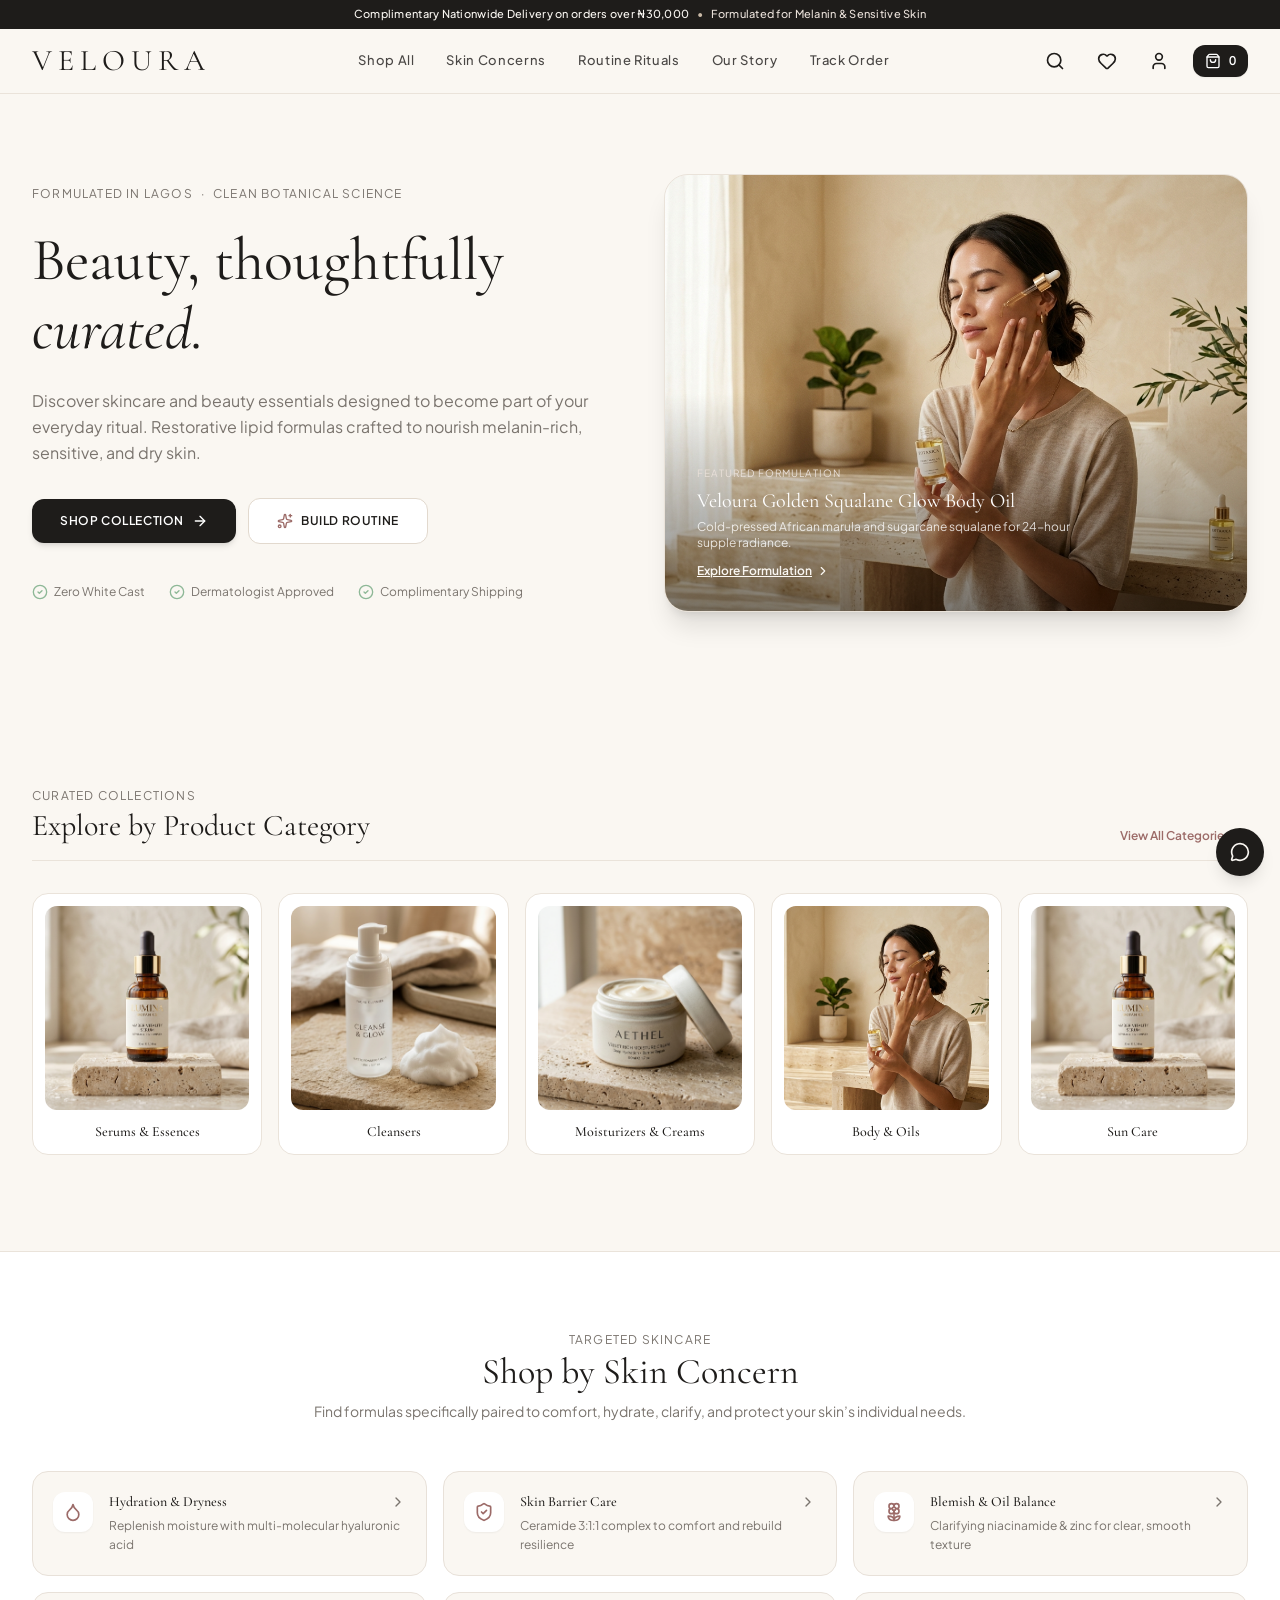
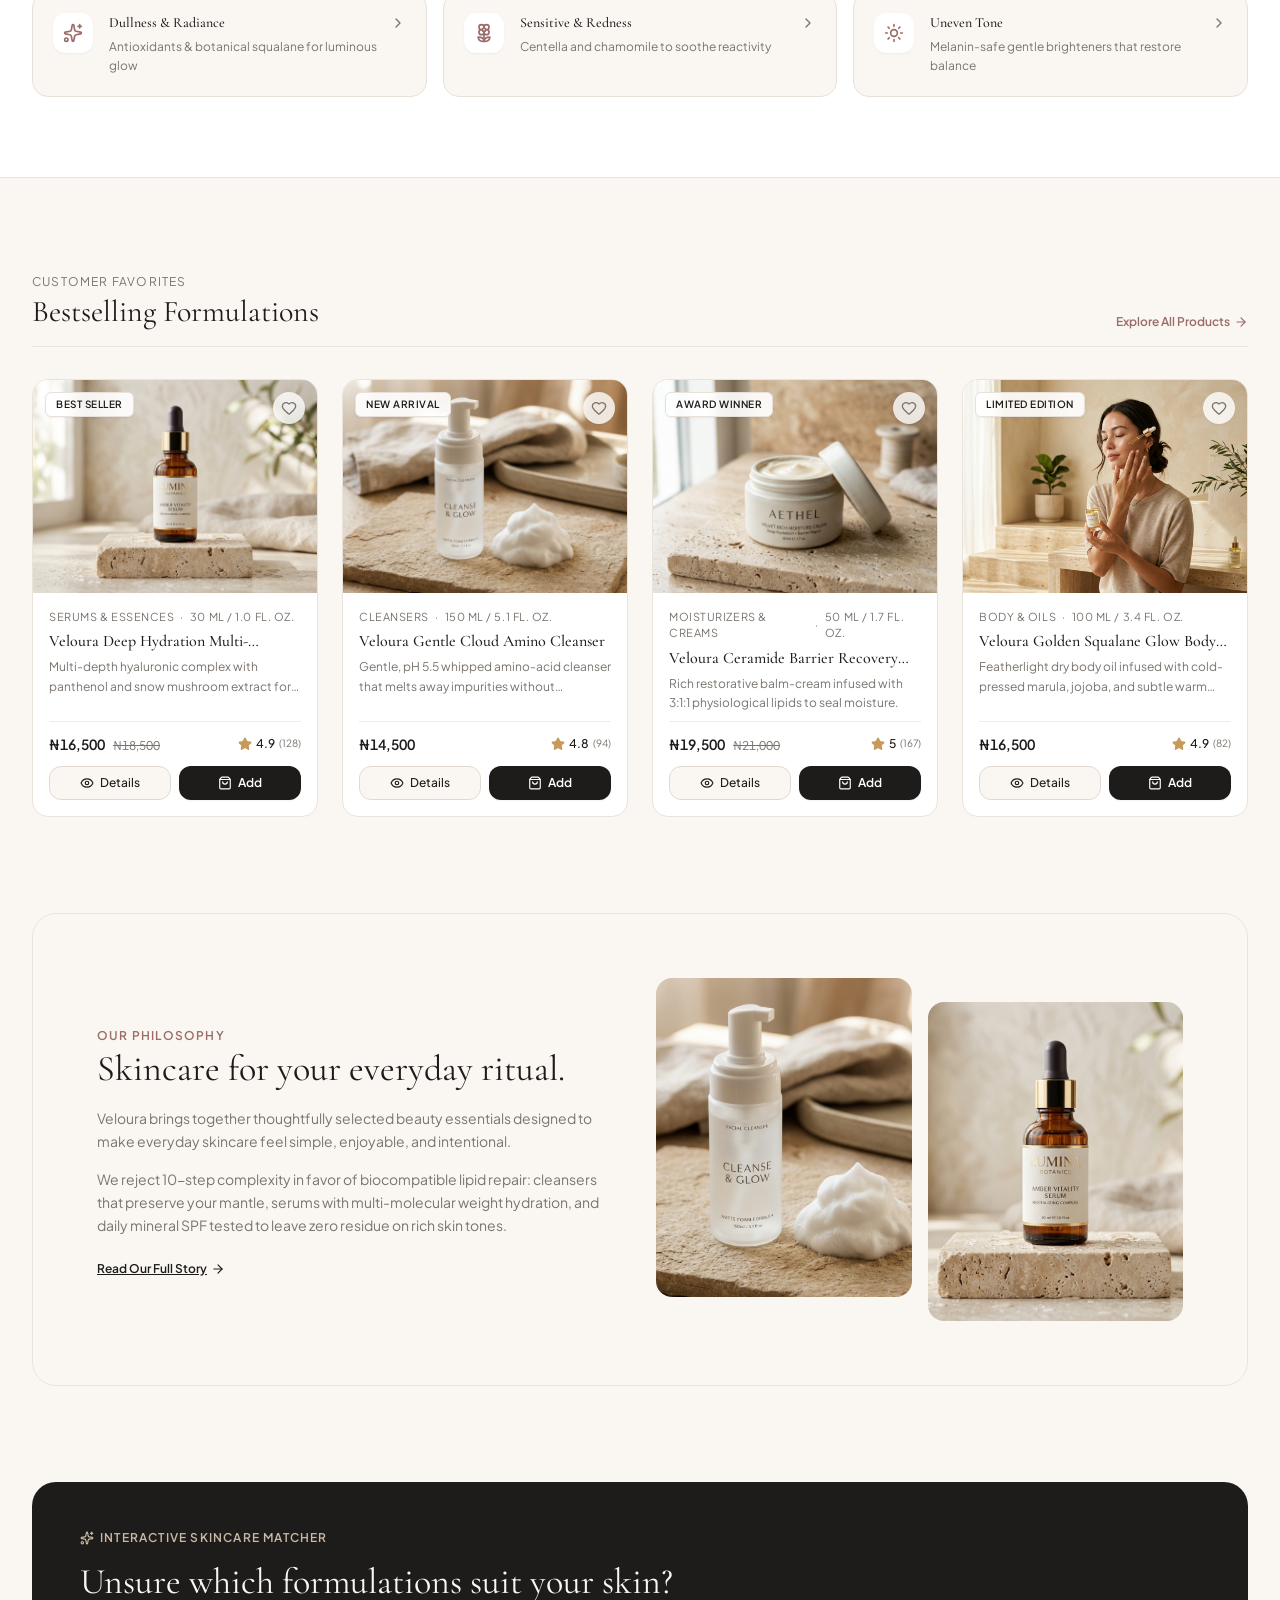
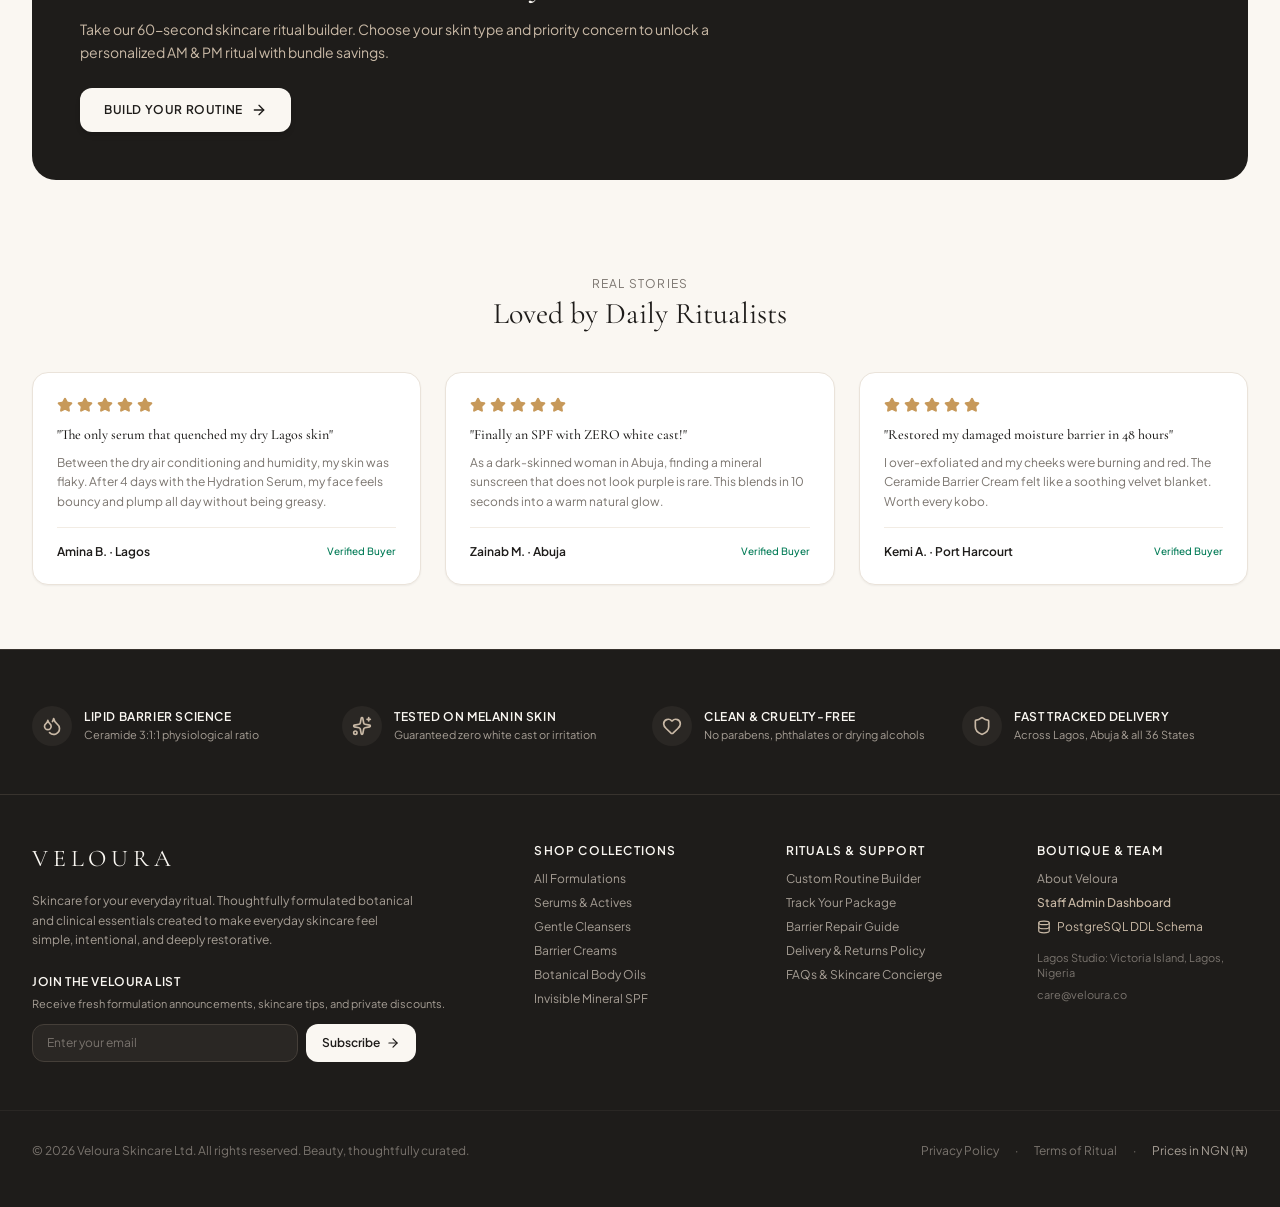
<file: index.html>
<!doctype html>
<html lang="en">
  <head>
    <meta charset="UTF-8" />
    <meta name="viewport" content="width=device-width, initial-scale=1.0, maximum-scale=1.0, user-scalable=no" />
    <title>Veloura Skincare — Beauty, Thoughtfully Curated</title>
    <meta name="description" content="Discover premium skincare and beauty rituals designed for everyday luxury, hydration, and skin barrier health." />
    <meta property="og:title" content="Veloura Skincare — Beauty, Thoughtfully Curated" />
    <meta property="og:description" content="Discover premium skincare and beauty rituals designed for everyday luxury, hydration, and skin barrier health." />
    <meta property="og:type" content="website" />
    <meta name="twitter:card" content="summary_large_image" />
    <meta name="theme-color" content="#FAF7F2" />
    <!-- Fonts: Cormorant Garamond (Editorial Serif) & Plus Jakarta Sans (Clean Modern Sans) -->
    <link rel="preconnect" href="https://fonts.googleapis.com">
    <link rel="preconnect" href="https://fonts.gstatic.com" crossorigin>
    <link href="https://fonts.googleapis.com/css2?family=Cormorant+Garamond:ital,wght@0,400;0,500;0,600;0,700;1,400;1,600&family=Plus+Jakarta+Sans:wght@300;400;500;600;700&display=swap" rel="stylesheet">
    <script type="module" crossorigin src="./assets/index-0zwdGCrc.js"></script>
    <link rel="stylesheet" crossorigin href="./assets/index-A4tI0zeF.css">
  </head>
  <body class="bg-[#FAF7F2] text-[#1E1C1A] antialiased selection:bg-[#E2D5CC] selection:text-[#1E1C1A]">
    <div id="root"></div>
  </body>
</html>
</file>
<file: assets/index-A4tI0zeF.css>
/*! tailwindcss v4.3.3 | MIT License | https://tailwindcss.com */
@layer properties{@supports (((-webkit-hyphens:none)) and (not (margin-trim:inline))) or ((-moz-orient:inline) and (not (color:rgb(from red r g b)))){*,:before,:after,::backdrop{--tw-rotate-x:initial;--tw-rotate-y:initial;--tw-rotate-z:initial;--tw-skew-x:initial;--tw-skew-y:initial;--tw-space-y-reverse:0;--tw-divide-y-reverse:0;--tw-border-style:solid;--tw-gradient-position:initial;--tw-gradient-from:#0000;--tw-gradient-via:#0000;--tw-gradient-to:#0000;--tw-gradient-stops:initial;--tw-gradient-via-stops:initial;--tw-gradient-from-position:0%;--tw-gradient-via-position:50%;--tw-gradient-to-position:100%;--tw-leading:initial;--tw-font-weight:initial;--tw-tracking:initial;--tw-ordinal:initial;--tw-slashed-zero:initial;--tw-numeric-figure:initial;--tw-numeric-spacing:initial;--tw-numeric-fraction:initial;--tw-shadow:0 0 #0000;--tw-shadow-color:initial;--tw-shadow-alpha:100%;--tw-inset-shadow:0 0 #0000;--tw-inset-shadow-color:initial;--tw-inset-shadow-alpha:100%;--tw-ring-color:initial;--tw-ring-shadow:0 0 #0000;--tw-inset-ring-color:initial;--tw-inset-ring-shadow:0 0 #0000;--tw-ring-inset:initial;--tw-ring-offset-width:0px;--tw-ring-offset-color:#fff;--tw-ring-offset-shadow:0 0 #0000;--tw-blur:initial;--tw-brightness:initial;--tw-contrast:initial;--tw-grayscale:initial;--tw-hue-rotate:initial;--tw-invert:initial;--tw-opacity:initial;--tw-saturate:initial;--tw-sepia:initial;--tw-drop-shadow:initial;--tw-drop-shadow-color:initial;--tw-drop-shadow-alpha:100%;--tw-drop-shadow-size:initial;--tw-backdrop-blur:initial;--tw-backdrop-brightness:initial;--tw-backdrop-contrast:initial;--tw-backdrop-grayscale:initial;--tw-backdrop-hue-rotate:initial;--tw-backdrop-invert:initial;--tw-backdrop-opacity:initial;--tw-backdrop-saturate:initial;--tw-backdrop-sepia:initial;--tw-duration:initial;--tw-translate-x:0;--tw-translate-y:0;--tw-translate-z:0;--tw-scale-x:1;--tw-scale-y:1;--tw-scale-z:1}}}@layer theme{:root,:host{--font-sans:-apple-system, BlinkMacSystemFont, "Segoe UI", Roboto, "Helvetica Neue", "Noto Sans", Arial, sans-serif, "Apple Color Emoji", "Segoe UI Emoji", "Segoe UI Symbol", "Noto Color Emoji";--font-serif:ui-serif, Georgia, Cambria, "Times New Roman", Times, serif;--font-mono:ui-monospace, SFMono-Regular, Menlo, Monaco, Consolas, "Liberation Mono", "Courier New", monospace;--color-red-50:oklch(97.1% .013 17.38);--color-red-200:oklch(88.5% .062 18.334);--color-red-600:oklch(57.7% .245 27.325);--color-red-700:oklch(50.5% .213 27.518);--color-amber-500:oklch(76.9% .188 70.08);--color-amber-600:oklch(66.6% .179 58.318);--color-amber-700:oklch(55.5% .163 48.998);--color-emerald-50:oklch(97.9% .021 166.113);--color-emerald-100:oklch(95% .052 163.051);--color-emerald-200:oklch(90.5% .093 164.15);--color-emerald-400:oklch(76.5% .177 163.223);--color-emerald-500:oklch(69.6% .17 162.48);--color-emerald-600:oklch(59.6% .145 163.225);--color-emerald-700:oklch(50.8% .118 165.612);--color-emerald-800:oklch(43.2% .095 166.913);--color-emerald-900:oklch(37.8% .077 168.94);--color-emerald-950:oklch(26.2% .051 172.552);--color-indigo-700:oklch(45.7% .24 277.023);--color-gray-50:oklch(98.5% .002 247.839);--color-gray-100:oklch(96.7% .003 264.542);--color-gray-200:oklch(92.8% .006 264.531);--color-gray-300:oklch(87.2% .01 258.338);--color-gray-400:oklch(70.7% .022 261.325);--color-gray-500:oklch(55.1% .027 264.364);--color-gray-600:oklch(44.6% .03 256.802);--color-gray-700:oklch(37.3% .034 259.733);--color-black:#000;--color-white:#fff;--spacing:.25rem;--container-xs:20rem;--container-sm:24rem;--container-md:28rem;--container-lg:32rem;--container-xl:36rem;--container-2xl:42rem;--container-3xl:48rem;--container-4xl:56rem;--container-5xl:64rem;--container-6xl:72rem;--container-7xl:80rem;--text-xs:.75rem;--text-xs--line-height:calc(1 / .75);--text-sm:.875rem;--text-sm--line-height:calc(1.25 / .875);--text-base:1rem;--text-base--line-height:calc(1.5 / 1);--text-lg:1.125rem;--text-lg--line-height:calc(1.75 / 1.125);--text-xl:1.25rem;--text-xl--line-height:calc(1.75 / 1.25);--text-2xl:1.5rem;--text-2xl--line-height:calc(2 / 1.5);--text-3xl:1.875rem;--text-3xl--line-height:calc(2.25 / 1.875);--text-4xl:2.25rem;--text-4xl--line-height:calc(2.5 / 2.25);--text-5xl:3rem;--text-5xl--line-height:1;--text-6xl:3.75rem;--text-6xl--line-height:1;--font-weight-normal:400;--font-weight-medium:500;--font-weight-semibold:600;--font-weight-bold:700;--tracking-tight:-.025em;--tracking-wide:.025em;--tracking-wider:.05em;--tracking-widest:.1em;--leading-tight:1.25;--leading-snug:1.375;--leading-relaxed:1.625;--radius-sm:.25rem;--radius-md:.375rem;--radius-lg:.5rem;--radius-xl:.75rem;--radius-2xl:1rem;--radius-3xl:1.5rem;--animate-spin:spin 1s linear infinite;--animate-pulse:pulse 2s cubic-bezier(.4, 0, .6, 1) infinite;--blur-xs:4px;--blur-md:12px;--default-transition-duration:.15s;--default-transition-timing-function:cubic-bezier(.4, 0, .2, 1);--default-font-family:var(--font-sans);--default-mono-font-family:var(--font-mono)}}@layer base{*,:after,:before,::backdrop{box-sizing:border-box;border:0 solid;margin:0;padding:0}::file-selector-button{box-sizing:border-box;border:0 solid;margin:0;padding:0}html,:host{-webkit-text-size-adjust:100%;tab-size:4;line-height:1.5;font-family:var(--default-font-family,-apple-system, BlinkMacSystemFont, "Segoe UI", Roboto, "Helvetica Neue", "Noto Sans", Arial, sans-serif, "Apple Color Emoji", "Segoe UI Emoji", "Segoe UI Symbol", "Noto Color Emoji");font-feature-settings:var(--default-font-feature-settings,normal);font-variation-settings:var(--default-font-variation-settings,normal);-webkit-tap-highlight-color:transparent}hr{height:0;color:inherit;border-top-width:1px}abbr:where([title]){-webkit-text-decoration:underline dotted;text-decoration:underline dotted}h1,h2,h3,h4,h5,h6{font-size:inherit;font-weight:inherit}a{color:inherit;-webkit-text-decoration:inherit;-webkit-text-decoration:inherit;-webkit-text-decoration:inherit;-webkit-text-decoration:inherit;text-decoration:inherit}b,strong{font-weight:bolder}code,kbd,samp,pre{font-family:var(--default-mono-font-family,ui-monospace, SFMono-Regular, Menlo, Monaco, Consolas, "Liberation Mono", "Courier New", monospace);font-feature-settings:var(--default-mono-font-feature-settings,normal);font-variation-settings:var(--default-mono-font-variation-settings,normal);font-size:1em}small{font-size:80%}sub,sup{vertical-align:baseline;font-size:75%;line-height:0;position:relative}sub{bottom:-.25em}sup{top:-.5em}table{text-indent:0;border-color:inherit;border-collapse:collapse}:-moz-focusring:where(:not(iframe)){outline:auto}progress{vertical-align:baseline}summary{display:list-item}ol,ul,menu{list-style:none}img,svg,video,canvas,audio,iframe,embed,object{vertical-align:middle;display:block}img,video{max-width:100%;height:auto}button,input,select,optgroup,textarea{font:inherit;font-feature-settings:inherit;font-variation-settings:inherit;letter-spacing:inherit;color:inherit;opacity:1;background-color:#0000;border-radius:0}::file-selector-button{font:inherit;font-feature-settings:inherit;font-variation-settings:inherit;letter-spacing:inherit;color:inherit;opacity:1;background-color:#0000;border-radius:0}:where(select:is([multiple],[size])) optgroup{font-weight:bolder}:where(select:is([multiple],[size])) optgroup option{padding-inline-start:20px}::file-selector-button{margin-inline-end:4px}::placeholder{opacity:1}@supports (not ((-webkit-appearance:-apple-pay-button))) or (contain-intrinsic-size:1px){::placeholder{color:currentColor}@supports (color:color-mix(in lab, red, red)){::placeholder{color:color-mix(in oklab, currentcolor 50%, transparent)}}}textarea{resize:vertical}::-webkit-search-decoration{-webkit-appearance:none}::-webkit-date-and-time-value{min-height:1lh;text-align:inherit}::-webkit-datetime-edit{display:inline-flex}::-webkit-datetime-edit-fields-wrapper{padding:0}::-webkit-datetime-edit{padding-block:0}::-webkit-datetime-edit-year-field{padding-block:0}::-webkit-datetime-edit-month-field{padding-block:0}::-webkit-datetime-edit-day-field{padding-block:0}::-webkit-datetime-edit-hour-field{padding-block:0}::-webkit-datetime-edit-minute-field{padding-block:0}::-webkit-datetime-edit-second-field{padding-block:0}::-webkit-datetime-edit-millisecond-field{padding-block:0}::-webkit-datetime-edit-meridiem-field{padding-block:0}::-webkit-calendar-picker-indicator{line-height:1}:-moz-ui-invalid{box-shadow:none}button,input:where([type=button],[type=reset],[type=submit]){appearance:button}::file-selector-button{appearance:button}::-webkit-inner-spin-button{height:auto}::-webkit-outer-spin-button{height:auto}[hidden]:where(:not([hidden=until-found])){display:none!important}}@layer components;@layer utilities{.pointer-events-auto{pointer-events:auto}.pointer-events-none{pointer-events:none}.invisible{visibility:hidden}.absolute{position:absolute}.fixed{position:fixed}.relative{position:relative}.sticky{position:sticky}.inset-0{inset:0}.inset-y-0{inset-block:0}.-top-1\.5{top:calc(var(--spacing) * -1.5)}.top-0{top:0}.top-1{top:var(--spacing)}.top-3{top:calc(var(--spacing) * 3)}.top-4{top:calc(var(--spacing) * 4)}.top-20{top:calc(var(--spacing) * 20)}.top-24{top:calc(var(--spacing) * 24)}.-right-2{right:calc(var(--spacing) * -2)}.right-0{right:0}.right-1{right:var(--spacing)}.right-2{right:calc(var(--spacing) * 2)}.right-3{right:calc(var(--spacing) * 3)}.right-4{right:calc(var(--spacing) * 4)}.bottom-0{bottom:0}.bottom-20{bottom:calc(var(--spacing) * 20)}.left-0{left:0}.left-3{left:calc(var(--spacing) * 3)}.left-4{left:calc(var(--spacing) * 4)}.-z-0{z-index:calc(0 * -1)}.z-10{z-index:10}.z-40{z-index:40}.z-50{z-index:50}.mx-auto{margin-inline:auto}.my-3{margin-block:calc(var(--spacing) * 3)}.my-8{margin-block:calc(var(--spacing) * 8)}.mt-0\.5{margin-top:calc(var(--spacing) * .5)}.mt-1{margin-top:var(--spacing)}.mt-1\.5{margin-top:calc(var(--spacing) * 1.5)}.mt-2{margin-top:calc(var(--spacing) * 2)}.mt-3{margin-top:calc(var(--spacing) * 3)}.mt-4{margin-top:calc(var(--spacing) * 4)}.mt-5{margin-top:calc(var(--spacing) * 5)}.mt-6{margin-top:calc(var(--spacing) * 6)}.mb-0\.5{margin-bottom:calc(var(--spacing) * .5)}.mb-1{margin-bottom:var(--spacing)}.mb-1\.5{margin-bottom:calc(var(--spacing) * 1.5)}.mb-2{margin-bottom:calc(var(--spacing) * 2)}.mb-2\.5{margin-bottom:calc(var(--spacing) * 2.5)}.mb-3{margin-bottom:calc(var(--spacing) * 3)}.mb-4{margin-bottom:calc(var(--spacing) * 4)}.mb-6{margin-bottom:calc(var(--spacing) * 6)}.mb-8{margin-bottom:calc(var(--spacing) * 8)}.mb-10{margin-bottom:calc(var(--spacing) * 10)}.mb-12{margin-bottom:calc(var(--spacing) * 12)}.-ml-2{margin-left:calc(var(--spacing) * -2)}.ml-1{margin-left:var(--spacing)}.ml-2{margin-left:calc(var(--spacing) * 2)}.line-clamp-1{-webkit-line-clamp:1;-webkit-box-orient:vertical;display:-webkit-box;overflow:hidden}.line-clamp-2{-webkit-line-clamp:2;-webkit-box-orient:vertical;display:-webkit-box;overflow:hidden}.block{display:block}.flex{display:flex}.grid{display:grid}.hidden{display:none}.inline{display:inline}.inline-block{display:inline-block}.inline-flex{display:inline-flex}.aspect-4\/3{aspect-ratio:4/3}.aspect-4\/5{aspect-ratio:4/5}.aspect-16\/9{aspect-ratio:16/9}.aspect-square{aspect-ratio:1}.h-0\.5{height:calc(var(--spacing) * .5)}.h-1\.5{height:calc(var(--spacing) * 1.5)}.h-2{height:calc(var(--spacing) * 2)}.h-2\.5{height:calc(var(--spacing) * 2.5)}.h-3{height:calc(var(--spacing) * 3)}.h-3\.5{height:calc(var(--spacing) * 3.5)}.h-4{height:calc(var(--spacing) * 4)}.h-5{height:calc(var(--spacing) * 5)}.h-6{height:calc(var(--spacing) * 6)}.h-7{height:calc(var(--spacing) * 7)}.h-8{height:calc(var(--spacing) * 8)}.h-10{height:calc(var(--spacing) * 10)}.h-12{height:calc(var(--spacing) * 12)}.h-14{height:calc(var(--spacing) * 14)}.h-16{height:calc(var(--spacing) * 16)}.h-20{height:calc(var(--spacing) * 20)}.h-\[14px\]{height:14px}.h-full{height:100%}.max-h-60{max-height:calc(var(--spacing) * 60)}.max-h-\[85vh\]{max-height:85vh}.max-h-\[90vh\]{max-height:90vh}.min-h-\[44px\]{min-height:44px}.min-h-screen{min-height:100vh}.w-1\.5{width:calc(var(--spacing) * 1.5)}.w-2{width:calc(var(--spacing) * 2)}.w-2\.5{width:calc(var(--spacing) * 2.5)}.w-3{width:calc(var(--spacing) * 3)}.w-3\.5{width:calc(var(--spacing) * 3.5)}.w-4{width:calc(var(--spacing) * 4)}.w-5{width:calc(var(--spacing) * 5)}.w-6{width:calc(var(--spacing) * 6)}.w-7{width:calc(var(--spacing) * 7)}.w-8{width:calc(var(--spacing) * 8)}.w-10{width:calc(var(--spacing) * 10)}.w-12{width:calc(var(--spacing) * 12)}.w-14{width:calc(var(--spacing) * 14)}.w-16{width:calc(var(--spacing) * 16)}.w-20{width:calc(var(--spacing) * 20)}.w-56{width:calc(var(--spacing) * 56)}.w-full{width:100%}.w-px{width:1px}.w-screen{width:100vw}.max-w-2xl{max-width:var(--container-2xl)}.max-w-3xl{max-width:var(--container-3xl)}.max-w-4xl{max-width:var(--container-4xl)}.max-w-5xl{max-width:var(--container-5xl)}.max-w-6xl{max-width:var(--container-6xl)}.max-w-7xl{max-width:var(--container-7xl)}.max-w-full{max-width:100%}.max-w-lg{max-width:var(--container-lg)}.max-w-md{max-width:var(--container-md)}.max-w-sm{max-width:var(--container-sm)}.max-w-xl{max-width:var(--container-xl)}.max-w-xs{max-width:var(--container-xs)}.min-w-0{min-width:0}.min-w-\[14px\]{min-width:14px}.flex-1{flex:1}.shrink-0{flex-shrink:0}.transform{transform:var(--tw-rotate-x,) var(--tw-rotate-y,) var(--tw-rotate-z,) var(--tw-skew-x,) var(--tw-skew-y,)}.animate-pulse{animation:var(--animate-pulse)}.animate-spin{animation:var(--animate-spin)}.cursor-not-allowed{cursor:not-allowed}.cursor-pointer{cursor:pointer}.scrollbar-none{scrollbar-width:none}.grid-cols-1{grid-template-columns:repeat(1,minmax(0,1fr))}.grid-cols-2{grid-template-columns:repeat(2,minmax(0,1fr))}.grid-cols-3{grid-template-columns:repeat(3,minmax(0,1fr))}.grid-cols-4{grid-template-columns:repeat(4,minmax(0,1fr))}.grid-cols-5{grid-template-columns:repeat(5,minmax(0,1fr))}.flex-col{flex-direction:column}.flex-wrap{flex-wrap:wrap}.items-baseline{align-items:baseline}.items-center{align-items:center}.items-end{align-items:flex-end}.items-start{align-items:flex-start}.justify-between{justify-content:space-between}.justify-center{justify-content:center}.justify-end{justify-content:flex-end}.gap-1{gap:var(--spacing)}.gap-1\.5{gap:calc(var(--spacing) * 1.5)}.gap-2{gap:calc(var(--spacing) * 2)}.gap-2\.5{gap:calc(var(--spacing) * 2.5)}.gap-3{gap:calc(var(--spacing) * 3)}.gap-4{gap:calc(var(--spacing) * 4)}.gap-6{gap:calc(var(--spacing) * 6)}.gap-8{gap:calc(var(--spacing) * 8)}.gap-10{gap:calc(var(--spacing) * 10)}:where(.space-y-1>:not(:last-child)){--tw-space-y-reverse:0;margin-block-start:calc(var(--spacing) * var(--tw-space-y-reverse));margin-block-end:calc(var(--spacing) * calc(1 - var(--tw-space-y-reverse)))}:where(.space-y-1\.5>:not(:last-child)){--tw-space-y-reverse:0;margin-block-start:calc(calc(var(--spacing) * 1.5) * var(--tw-space-y-reverse));margin-block-end:calc(calc(var(--spacing) * 1.5) * calc(1 - var(--tw-space-y-reverse)))}:where(.space-y-2>:not(:last-child)){--tw-space-y-reverse:0;margin-block-start:calc(calc(var(--spacing) * 2) * var(--tw-space-y-reverse));margin-block-end:calc(calc(var(--spacing) * 2) * calc(1 - var(--tw-space-y-reverse)))}:where(.space-y-3>:not(:last-child)){--tw-space-y-reverse:0;margin-block-start:calc(calc(var(--spacing) * 3) * var(--tw-space-y-reverse));margin-block-end:calc(calc(var(--spacing) * 3) * calc(1 - var(--tw-space-y-reverse)))}:where(.space-y-4>:not(:last-child)){--tw-space-y-reverse:0;margin-block-start:calc(calc(var(--spacing) * 4) * var(--tw-space-y-reverse));margin-block-end:calc(calc(var(--spacing) * 4) * calc(1 - var(--tw-space-y-reverse)))}:where(.space-y-6>:not(:last-child)){--tw-space-y-reverse:0;margin-block-start:calc(calc(var(--spacing) * 6) * var(--tw-space-y-reverse));margin-block-end:calc(calc(var(--spacing) * 6) * calc(1 - var(--tw-space-y-reverse)))}:where(.space-y-8>:not(:last-child)){--tw-space-y-reverse:0;margin-block-start:calc(calc(var(--spacing) * 8) * var(--tw-space-y-reverse));margin-block-end:calc(calc(var(--spacing) * 8) * calc(1 - var(--tw-space-y-reverse)))}:where(.space-y-10>:not(:last-child)){--tw-space-y-reverse:0;margin-block-start:calc(calc(var(--spacing) * 10) * var(--tw-space-y-reverse));margin-block-end:calc(calc(var(--spacing) * 10) * calc(1 - var(--tw-space-y-reverse)))}:where(.space-y-12>:not(:last-child)){--tw-space-y-reverse:0;margin-block-start:calc(calc(var(--spacing) * 12) * var(--tw-space-y-reverse));margin-block-end:calc(calc(var(--spacing) * 12) * calc(1 - var(--tw-space-y-reverse)))}:where(.space-y-16>:not(:last-child)){--tw-space-y-reverse:0;margin-block-start:calc(calc(var(--spacing) * 16) * var(--tw-space-y-reverse));margin-block-end:calc(calc(var(--spacing) * 16) * calc(1 - var(--tw-space-y-reverse)))}:where(.divide-y>:not(:last-child)){--tw-divide-y-reverse:0;border-bottom-style:var(--tw-border-style);border-top-style:var(--tw-border-style);border-top-width:calc(1px * var(--tw-divide-y-reverse));border-bottom-width:calc(1px * calc(1 - var(--tw-divide-y-reverse)))}:where(.divide-\[\#EAE3DA\]>:not(:last-child)){border-color:#eae3da}:where(.divide-\[\#F2ECE4\]>:not(:last-child)){border-color:#f2ece4}.self-start{align-self:flex-start}.truncate{text-overflow:ellipsis;white-space:nowrap;overflow:hidden}.overflow-hidden{overflow:hidden}.overflow-x-auto{overflow-x:auto}.overflow-y-auto{overflow-y:auto}.rounded{border-radius:.25rem}.rounded-2xl{border-radius:var(--radius-2xl)}.rounded-3xl{border-radius:var(--radius-3xl)}.rounded-full{border-radius:2147483647px}.rounded-lg{border-radius:var(--radius-lg)}.rounded-md{border-radius:var(--radius-md)}.rounded-sm{border-radius:var(--radius-sm)}.rounded-xl{border-radius:var(--radius-xl)}.rounded-t-3xl{border-top-left-radius:var(--radius-3xl);border-top-right-radius:var(--radius-3xl)}.border{border-style:var(--tw-border-style);border-width:1px}.border-2{border-style:var(--tw-border-style);border-width:2px}.border-y{border-block-style:var(--tw-border-style);border-block-width:1px}.border-t{border-top-style:var(--tw-border-style);border-top-width:1px}.border-b{border-bottom-style:var(--tw-border-style);border-bottom-width:1px}.border-b-2{border-bottom-style:var(--tw-border-style);border-bottom-width:2px}.border-l{border-left-style:var(--tw-border-style);border-left-width:1px}.border-\[\#0BA4DB\]{border-color:#0ba4db}.border-\[\#1E1C1A\]{border-color:#1e1c1a}.border-\[\#2A2724\]{border-color:#2a2724}.border-\[\#9C6B68\]{border-color:#9c6b68}.border-\[\#453F39\]{border-color:#453f39}.border-\[\#635BFF\]{border-color:#635bff}.border-\[\#38332E\]{border-color:#38332e}.border-\[\#D9D0C7\]{border-color:#d9d0c7}.border-\[\#E2D9CE\]{border-color:#e2d9ce}.border-\[\#E8E1D9\]{border-color:#e8e1d9}.border-\[\#EAE3DA\]{border-color:#eae3da}.border-\[\#F2ECE4\]{border-color:#f2ece4}.border-\[\#F5A623\]{border-color:#f5a623}.border-emerald-100{border-color:var(--color-emerald-100)}.border-emerald-200{border-color:var(--color-emerald-200)}.border-emerald-800{border-color:var(--color-emerald-800)}.border-gray-200{border-color:var(--color-gray-200)}.border-red-200{border-color:var(--color-red-200)}.border-transparent{border-color:#0000}.bg-\[\#1E1C1A\]{background-color:#1e1c1a}.bg-\[\#2A2724\]{background-color:#2a2724}.bg-\[\#9C6B68\]{background-color:#9c6b68}.bg-\[\#128C7E\]{background-color:#128c7e}.bg-\[\#38332E\]{background-color:#38332e}.bg-\[\#141312\]{background-color:#141312}.bg-\[\#D9D0C7\]{background-color:#d9d0c7}.bg-\[\#E2D9CE\]{background-color:#e2d9ce}.bg-\[\#E8E1D9\]{background-color:#e8e1d9}.bg-\[\#EAE3DA\]{background-color:#eae3da}.bg-\[\#F0EAE1\]{background-color:#f0eae1}.bg-\[\#F4EBE8\]{background-color:#f4ebe8}.bg-\[\#F4EFEA\]{background-color:#f4efea}.bg-\[\#F5EFEB\]{background-color:#f5efeb}.bg-\[\#F6F2EC\]{background-color:#f6f2ec}.bg-\[\#F8F6F2\]{background-color:#f8f6f2}.bg-\[\#FAF7F2\]{background-color:#faf7f2}.bg-\[\#FAF7F2\]\/95{background-color:oklab(97.7061% .0011878 .00727004/.95)}.bg-amber-500{background-color:var(--color-amber-500)}.bg-black\/40{background-color:#0006}@supports (color:color-mix(in lab, red, red)){.bg-black\/40{background-color:color-mix(in oklab, var(--color-black) 40%, transparent)}}.bg-black\/50{background-color:#00000080}@supports (color:color-mix(in lab, red, red)){.bg-black\/50{background-color:color-mix(in oklab, var(--color-black) 50%, transparent)}}.bg-black\/60{background-color:#0009}@supports (color:color-mix(in lab, red, red)){.bg-black\/60{background-color:color-mix(in oklab, var(--color-black) 60%, transparent)}}.bg-emerald-50{background-color:var(--color-emerald-50)}.bg-emerald-100{background-color:var(--color-emerald-100)}.bg-emerald-400{background-color:var(--color-emerald-400)}.bg-emerald-500{background-color:var(--color-emerald-500)}.bg-emerald-600{background-color:var(--color-emerald-600)}.bg-emerald-950\/60{background-color:#002c2299}@supports (color:color-mix(in lab, red, red)){.bg-emerald-950\/60{background-color:color-mix(in oklab, var(--color-emerald-950) 60%, transparent)}}.bg-gray-100{background-color:var(--color-gray-100)}.bg-gray-200{background-color:var(--color-gray-200)}.bg-red-50{background-color:var(--color-red-50)}.bg-white{background-color:var(--color-white)}.bg-white\/60{background-color:#fff9}@supports (color:color-mix(in lab, red, red)){.bg-white\/60{background-color:color-mix(in oklab, var(--color-white) 60%, transparent)}}.bg-white\/70{background-color:#ffffffb3}@supports (color:color-mix(in lab, red, red)){.bg-white\/70{background-color:color-mix(in oklab, var(--color-white) 70%, transparent)}}.bg-white\/80{background-color:#fffc}@supports (color:color-mix(in lab, red, red)){.bg-white\/80{background-color:color-mix(in oklab, var(--color-white) 80%, transparent)}}.bg-white\/90{background-color:#ffffffe6}@supports (color:color-mix(in lab, red, red)){.bg-white\/90{background-color:color-mix(in oklab, var(--color-white) 90%, transparent)}}.bg-white\/95{background-color:#fffffff2}@supports (color:color-mix(in lab, red, red)){.bg-white\/95{background-color:color-mix(in oklab, var(--color-white) 95%, transparent)}}.bg-gradient-to-t{--tw-gradient-position:to top in oklab;background-image:linear-gradient(var(--tw-gradient-stops))}.from-black\/50{--tw-gradient-from:#00000080}@supports (color:color-mix(in lab, red, red)){.from-black\/50{--tw-gradient-from:color-mix(in oklab, var(--color-black) 50%, transparent)}}.from-black\/50{--tw-gradient-stops:var(--tw-gradient-via-stops,var(--tw-gradient-position), var(--tw-gradient-from) var(--tw-gradient-from-position), var(--tw-gradient-to) var(--tw-gradient-to-position))}.via-transparent{--tw-gradient-via:transparent;--tw-gradient-via-stops:var(--tw-gradient-position), var(--tw-gradient-from) var(--tw-gradient-from-position), var(--tw-gradient-via) var(--tw-gradient-via-position), var(--tw-gradient-to) var(--tw-gradient-to-position);--tw-gradient-stops:var(--tw-gradient-via-stops)}.to-transparent{--tw-gradient-to:transparent;--tw-gradient-stops:var(--tw-gradient-via-stops,var(--tw-gradient-position), var(--tw-gradient-from) var(--tw-gradient-from-position), var(--tw-gradient-to) var(--tw-gradient-to-position))}.fill-\[\#9C6B68\]{fill:#9c6b68}.fill-\[\#C7995A\]{fill:#c7995a}.fill-current{fill:currentColor}.stroke-\[1\.5\]{stroke-width:1.5px}.stroke-\[1\.75\]{stroke-width:1.75px}.object-cover{object-fit:cover}.object-center{object-position:center}.p-0\.5{padding:calc(var(--spacing) * .5)}.p-1{padding:var(--spacing)}.p-1\.5{padding:calc(var(--spacing) * 1.5)}.p-2{padding:calc(var(--spacing) * 2)}.p-2\.5{padding:calc(var(--spacing) * 2.5)}.p-3{padding:calc(var(--spacing) * 3)}.p-3\.5{padding:calc(var(--spacing) * 3.5)}.p-4{padding:calc(var(--spacing) * 4)}.p-5{padding:calc(var(--spacing) * 5)}.p-6{padding:calc(var(--spacing) * 6)}.p-8{padding:calc(var(--spacing) * 8)}.p-12{padding:calc(var(--spacing) * 12)}.px-1{padding-inline:var(--spacing)}.px-1\.5{padding-inline:calc(var(--spacing) * 1.5)}.px-2{padding-inline:calc(var(--spacing) * 2)}.px-2\.5{padding-inline:calc(var(--spacing) * 2.5)}.px-3{padding-inline:calc(var(--spacing) * 3)}.px-3\.5{padding-inline:calc(var(--spacing) * 3.5)}.px-4{padding-inline:calc(var(--spacing) * 4)}.px-6{padding-inline:calc(var(--spacing) * 6)}.px-7{padding-inline:calc(var(--spacing) * 7)}.px-8{padding-inline:calc(var(--spacing) * 8)}.py-0\.5{padding-block:calc(var(--spacing) * .5)}.py-1{padding-block:var(--spacing)}.py-1\.5{padding-block:calc(var(--spacing) * 1.5)}.py-2{padding-block:calc(var(--spacing) * 2)}.py-2\.5{padding-block:calc(var(--spacing) * 2.5)}.py-3{padding-block:calc(var(--spacing) * 3)}.py-3\.5{padding-block:calc(var(--spacing) * 3.5)}.py-4{padding-block:calc(var(--spacing) * 4)}.py-6{padding-block:calc(var(--spacing) * 6)}.py-8{padding-block:calc(var(--spacing) * 8)}.py-10{padding-block:calc(var(--spacing) * 10)}.py-12{padding-block:calc(var(--spacing) * 12)}.py-14{padding-block:calc(var(--spacing) * 14)}.py-16{padding-block:calc(var(--spacing) * 16)}.pt-0{padding-top:0}.pt-1{padding-top:var(--spacing)}.pt-2{padding-top:calc(var(--spacing) * 2)}.pt-3{padding-top:calc(var(--spacing) * 3)}.pt-4{padding-top:calc(var(--spacing) * 4)}.pt-8{padding-top:calc(var(--spacing) * 8)}.pt-10{padding-top:calc(var(--spacing) * 10)}.pt-14{padding-top:calc(var(--spacing) * 14)}.pr-1{padding-right:var(--spacing)}.pr-3{padding-right:calc(var(--spacing) * 3)}.pr-8{padding-right:calc(var(--spacing) * 8)}.pr-10{padding-right:calc(var(--spacing) * 10)}.pr-24{padding-right:calc(var(--spacing) * 24)}.pb-1{padding-bottom:var(--spacing)}.pb-2{padding-bottom:calc(var(--spacing) * 2)}.pb-2\.5{padding-bottom:calc(var(--spacing) * 2.5)}.pb-3{padding-bottom:calc(var(--spacing) * 3)}.pb-4{padding-bottom:calc(var(--spacing) * 4)}.pb-6{padding-bottom:calc(var(--spacing) * 6)}.pb-12{padding-bottom:calc(var(--spacing) * 12)}.pb-16{padding-bottom:calc(var(--spacing) * 16)}.pb-20{padding-bottom:calc(var(--spacing) * 20)}.pb-24{padding-bottom:calc(var(--spacing) * 24)}.pb-\[env\(safe-area-inset-bottom\)\]{padding-bottom:env(safe-area-inset-bottom)}.pl-3{padding-left:calc(var(--spacing) * 3)}.pl-8{padding-left:calc(var(--spacing) * 8)}.pl-9{padding-left:calc(var(--spacing) * 9)}.pl-10{padding-left:calc(var(--spacing) * 10)}.text-center{text-align:center}.text-left{text-align:left}.text-right{text-align:right}.font-mono{font-family:var(--font-mono)}.font-sans{font-family:var(--font-sans)}.font-serif{font-family:var(--font-serif)}.text-2xl{font-size:var(--text-2xl);line-height:var(--tw-leading,var(--text-2xl--line-height))}.text-3xl{font-size:var(--text-3xl);line-height:var(--tw-leading,var(--text-3xl--line-height))}.text-4xl{font-size:var(--text-4xl);line-height:var(--tw-leading,var(--text-4xl--line-height))}.text-base{font-size:var(--text-base);line-height:var(--tw-leading,var(--text-base--line-height))}.text-lg{font-size:var(--text-lg);line-height:var(--tw-leading,var(--text-lg--line-height))}.text-sm{font-size:var(--text-sm);line-height:var(--tw-leading,var(--text-sm--line-height))}.text-xl{font-size:var(--text-xl);line-height:var(--tw-leading,var(--text-xl--line-height))}.text-xs{font-size:var(--text-xs);line-height:var(--tw-leading,var(--text-xs--line-height))}.text-\[9px\]{font-size:9px}.text-\[10px\]{font-size:10px}.text-\[11px\]{font-size:11px}.text-\[13px\]{font-size:13px}.leading-\[1\.15\]{--tw-leading:1.15;line-height:1.15}.leading-relaxed{--tw-leading:var(--leading-relaxed);line-height:var(--leading-relaxed)}.leading-snug{--tw-leading:var(--leading-snug);line-height:var(--leading-snug)}.leading-tight{--tw-leading:var(--leading-tight);line-height:var(--leading-tight)}.font-bold{--tw-font-weight:var(--font-weight-bold);font-weight:var(--font-weight-bold)}.font-medium{--tw-font-weight:var(--font-weight-medium);font-weight:var(--font-weight-medium)}.font-normal{--tw-font-weight:var(--font-weight-normal);font-weight:var(--font-weight-normal)}.font-semibold{--tw-font-weight:var(--font-weight-semibold);font-weight:var(--font-weight-semibold)}.tracking-\[0\.2em\]{--tw-tracking:.2em;letter-spacing:.2em}.tracking-tight{--tw-tracking:var(--tracking-tight);letter-spacing:var(--tracking-tight)}.tracking-wide{--tw-tracking:var(--tracking-wide);letter-spacing:var(--tracking-wide)}.tracking-wider{--tw-tracking:var(--tracking-wider);letter-spacing:var(--tracking-wider)}.tracking-widest{--tw-tracking:var(--tracking-widest);letter-spacing:var(--tracking-widest)}.text-balance{text-wrap:balance}.whitespace-nowrap{white-space:nowrap}.whitespace-pre{white-space:pre}.text-\[\#0BA4DB\]{color:#0ba4db}.text-\[\#1E1C1A\]{color:#1e1c1a}.text-\[\#1E1C1A\]\/80{color:oklab(22.7926% .00187365 .00454088/.8)}.text-\[\#7A746E\]{color:#7a746e}.text-\[\#8EB897\]{color:#8eb897}.text-\[\#9C6B68\]{color:#9c6b68}.text-\[\#635BFF\]{color:#635bff}.text-\[\#A69E95\]{color:#a69e95}.text-\[\#C9B9A6\]{color:#c9b9a6}.text-\[\#C7995A\]{color:#c7995a}.text-\[\#D9D0C7\]{color:#d9d0c7}.text-\[\#E08A8A\]{color:#e08a8a}.text-\[\#E8DFD8\]{color:#e8dfd8}.text-\[\#EAE3DA\]{color:#eae3da}.text-\[\#EAE3DA\]\/80{color:oklab(91.8853% .003842 .0137789/.8)}.text-\[\#F5A623\]{color:#f5a623}.text-\[\#FAF7F2\]{color:#faf7f2}.text-amber-600{color:var(--color-amber-600)}.text-amber-700{color:var(--color-amber-700)}.text-emerald-400{color:var(--color-emerald-400)}.text-emerald-600{color:var(--color-emerald-600)}.text-emerald-700{color:var(--color-emerald-700)}.text-emerald-800{color:var(--color-emerald-800)}.text-emerald-900{color:var(--color-emerald-900)}.text-gray-200{color:var(--color-gray-200)}.text-gray-300{color:var(--color-gray-300)}.text-gray-400{color:var(--color-gray-400)}.text-gray-500{color:var(--color-gray-500)}.text-gray-600{color:var(--color-gray-600)}.text-gray-700{color:var(--color-gray-700)}.text-indigo-700{color:var(--color-indigo-700)}.text-red-600{color:var(--color-red-600)}.text-red-700{color:var(--color-red-700)}.text-white{color:var(--color-white)}.text-white\/60{color:#fff9}@supports (color:color-mix(in lab, red, red)){.text-white\/60{color:color-mix(in oklab, var(--color-white) 60%, transparent)}}.text-white\/80{color:#fffc}@supports (color:color-mix(in lab, red, red)){.text-white\/80{color:color-mix(in oklab, var(--color-white) 80%, transparent)}}.capitalize{text-transform:capitalize}.uppercase{text-transform:uppercase}.italic{font-style:italic}.tabular-nums{--tw-numeric-spacing:tabular-nums;font-variant-numeric:var(--tw-ordinal,) var(--tw-slashed-zero,) var(--tw-numeric-figure,) var(--tw-numeric-spacing,) var(--tw-numeric-fraction,)}.line-through{text-decoration-line:line-through}.underline{text-decoration-line:underline}.antialiased{-webkit-font-smoothing:antialiased;-moz-osx-font-smoothing:grayscale}.accent-\[\#1E1C1A\]{accent-color:#1e1c1a}.opacity-70{opacity:.7}.opacity-80{opacity:.8}.shadow-2xl{--tw-shadow:0 25px 50px -12px var(--tw-shadow-color,#00000040);box-shadow:var(--tw-inset-shadow), var(--tw-inset-ring-shadow), var(--tw-ring-offset-shadow), var(--tw-ring-shadow), var(--tw-shadow)}.shadow-lg{--tw-shadow:0 10px 15px -3px var(--tw-shadow-color,#0000001a), 0 4px 6px -4px var(--tw-shadow-color,#0000001a);box-shadow:var(--tw-inset-shadow), var(--tw-inset-ring-shadow), var(--tw-ring-offset-shadow), var(--tw-ring-shadow), var(--tw-shadow)}.shadow-md{--tw-shadow:0 4px 6px -1px var(--tw-shadow-color,#0000001a), 0 2px 4px -2px var(--tw-shadow-color,#0000001a);box-shadow:var(--tw-inset-shadow), var(--tw-inset-ring-shadow), var(--tw-ring-offset-shadow), var(--tw-ring-shadow), var(--tw-shadow)}.shadow-sm{--tw-shadow:0 1px 3px 0 var(--tw-shadow-color,#0000001a), 0 1px 2px -1px var(--tw-shadow-color,#0000001a);box-shadow:var(--tw-inset-shadow), var(--tw-inset-ring-shadow), var(--tw-ring-offset-shadow), var(--tw-ring-shadow), var(--tw-shadow)}.shadow-xl{--tw-shadow:0 20px 25px -5px var(--tw-shadow-color,#0000001a), 0 8px 10px -6px var(--tw-shadow-color,#0000001a);box-shadow:var(--tw-inset-shadow), var(--tw-inset-ring-shadow), var(--tw-ring-offset-shadow), var(--tw-ring-shadow), var(--tw-shadow)}.shadow-xs{--tw-shadow:0 1px 2px 0 var(--tw-shadow-color,#0000000d);box-shadow:var(--tw-inset-shadow), var(--tw-inset-ring-shadow), var(--tw-ring-offset-shadow), var(--tw-ring-shadow), var(--tw-shadow)}.ring-1{--tw-ring-shadow:var(--tw-ring-inset,) 0 0 0 calc(1px + var(--tw-ring-offset-width)) var(--tw-ring-color,currentcolor);box-shadow:var(--tw-inset-shadow), var(--tw-inset-ring-shadow), var(--tw-ring-offset-shadow), var(--tw-ring-shadow), var(--tw-shadow)}.ring-\[\#1E1C1A\]{--tw-ring-color:#1e1c1a}.filter{filter:var(--tw-blur,) var(--tw-brightness,) var(--tw-contrast,) var(--tw-grayscale,) var(--tw-hue-rotate,) var(--tw-invert,) var(--tw-saturate,) var(--tw-sepia,) var(--tw-drop-shadow,)}.backdrop-blur-md{--tw-backdrop-blur:blur(var(--blur-md));-webkit-backdrop-filter:var(--tw-backdrop-blur,) var(--tw-backdrop-brightness,) var(--tw-backdrop-contrast,) var(--tw-backdrop-grayscale,) var(--tw-backdrop-hue-rotate,) var(--tw-backdrop-invert,) var(--tw-backdrop-opacity,) var(--tw-backdrop-saturate,) var(--tw-backdrop-sepia,);backdrop-filter:var(--tw-backdrop-blur,) var(--tw-backdrop-brightness,) var(--tw-backdrop-contrast,) var(--tw-backdrop-grayscale,) var(--tw-backdrop-hue-rotate,) var(--tw-backdrop-invert,) var(--tw-backdrop-opacity,) var(--tw-backdrop-saturate,) var(--tw-backdrop-sepia,)}.backdrop-blur-xs{--tw-backdrop-blur:blur(var(--blur-xs));-webkit-backdrop-filter:var(--tw-backdrop-blur,) var(--tw-backdrop-brightness,) var(--tw-backdrop-contrast,) var(--tw-backdrop-grayscale,) var(--tw-backdrop-hue-rotate,) var(--tw-backdrop-invert,) var(--tw-backdrop-opacity,) var(--tw-backdrop-saturate,) var(--tw-backdrop-sepia,);backdrop-filter:var(--tw-backdrop-blur,) var(--tw-backdrop-brightness,) var(--tw-backdrop-contrast,) var(--tw-backdrop-grayscale,) var(--tw-backdrop-hue-rotate,) var(--tw-backdrop-invert,) var(--tw-backdrop-opacity,) var(--tw-backdrop-saturate,) var(--tw-backdrop-sepia,)}.transition-all{transition-property:all;transition-timing-function:var(--tw-ease,var(--default-transition-timing-function));transition-duration:var(--tw-duration,var(--default-transition-duration))}.transition-colors{transition-property:color,background-color,border-color,outline-color,text-decoration-color,fill,stroke,--tw-gradient-from,--tw-gradient-via,--tw-gradient-to;transition-timing-function:var(--tw-ease,var(--default-transition-timing-function));transition-duration:var(--tw-duration,var(--default-transition-duration))}.transition-opacity{transition-property:opacity;transition-timing-function:var(--tw-ease,var(--default-transition-timing-function));transition-duration:var(--tw-duration,var(--default-transition-duration))}.transition-transform{transition-property:transform,translate,scale,rotate;transition-timing-function:var(--tw-ease,var(--default-transition-timing-function));transition-duration:var(--tw-duration,var(--default-transition-duration))}.duration-200{--tw-duration:.2s;transition-duration:.2s}.duration-300{--tw-duration:.3s;transition-duration:.3s}.duration-500{--tw-duration:.5s;transition-duration:.5s}@media (hover:hover){.group-hover\:translate-x-1:is(:where(.group):hover *){--tw-translate-x:var(--spacing);translate:var(--tw-translate-x) var(--tw-translate-y)}.group-hover\:scale-105:is(:where(.group):hover *){--tw-scale-x:105%;--tw-scale-y:105%;--tw-scale-z:105%;scale:var(--tw-scale-x) var(--tw-scale-y)}.group-hover\:scale-110:is(:where(.group):hover *){--tw-scale-x:110%;--tw-scale-y:110%;--tw-scale-z:110%;scale:var(--tw-scale-x) var(--tw-scale-y)}.group-hover\:text-\[\#9C6B68\]:is(:where(.group):hover *){color:#9c6b68}}.selection\:bg-\[\#38332E\] ::selection{background-color:#38332e}.selection\:bg-\[\#38332E\]::selection{background-color:#38332e}.selection\:bg-\[\#E2D5CC\] ::selection{background-color:#e2d5cc}.selection\:bg-\[\#E2D5CC\]::selection{background-color:#e2d5cc}.selection\:text-\[\#1E1C1A\] ::selection{color:#1e1c1a}.selection\:text-\[\#1E1C1A\]::selection{color:#1e1c1a}.placeholder\:text-\[\#7A746E\]::placeholder{color:#7a746e}.placeholder\:normal-case::placeholder{text-transform:none}.first\:pt-0:first-child{padding-top:0}.last\:pb-0:last-child{padding-bottom:0}@media (hover:hover){.hover\:-translate-y-1:hover{--tw-translate-y:calc(var(--spacing) * -1);translate:var(--tw-translate-x) var(--tw-translate-y)}.hover\:scale-105:hover{--tw-scale-x:105%;--tw-scale-y:105%;--tw-scale-z:105%;scale:var(--tw-scale-x) var(--tw-scale-y)}.hover\:scale-110:hover{--tw-scale-x:110%;--tw-scale-y:110%;--tw-scale-z:110%;scale:var(--tw-scale-x) var(--tw-scale-y)}.hover\:border-\[\#1E1C1A\]:hover{border-color:#1e1c1a}.hover\:border-\[\#9C6B68\]:hover{border-color:#9c6b68}.hover\:bg-\[\#9C6B68\]:hover{background-color:#9c6b68}.hover\:bg-\[\#075E54\]:hover{background-color:#075e54}.hover\:bg-\[\#38332E\]:hover{background-color:#38332e}.hover\:bg-\[\#EAE3DA\]:hover{background-color:#eae3da}.hover\:bg-\[\#EFE8DF\]:hover{background-color:#efe8df}.hover\:bg-\[\#F4EBE8\]:hover{background-color:#f4ebe8}.hover\:bg-\[\#F6F2EC\]:hover{background-color:#f6f2ec}.hover\:bg-\[\#F9F4F0\]:hover{background-color:#f9f4f0}.hover\:bg-\[\#FAF7F2\]:hover{background-color:#faf7f2}.hover\:bg-gray-50:hover{background-color:var(--color-gray-50)}.hover\:bg-white:hover{background-color:var(--color-white)}.hover\:text-\[\#1E1C1A\]:hover{color:#1e1c1a}.hover\:text-\[\#9C6B68\]:hover{color:#9c6b68}.hover\:text-\[\#C9B9A6\]:hover{color:#c9b9a6}.hover\:text-black:hover{color:var(--color-black)}.hover\:text-gray-700:hover{color:var(--color-gray-700)}.hover\:text-red-600:hover{color:var(--color-red-600)}.hover\:text-white:hover{color:var(--color-white)}.hover\:underline:hover{text-decoration-line:underline}.hover\:opacity-85:hover{opacity:.85}.hover\:opacity-100:hover{opacity:1}.hover\:shadow-md:hover{--tw-shadow:0 4px 6px -1px var(--tw-shadow-color,#0000001a), 0 2px 4px -2px var(--tw-shadow-color,#0000001a);box-shadow:var(--tw-inset-shadow), var(--tw-inset-ring-shadow), var(--tw-ring-offset-shadow), var(--tw-ring-shadow), var(--tw-shadow)}}.focus\:border-\[\#1E1C1A\]:focus{border-color:#1e1c1a}.focus\:border-\[\#C9B9A6\]:focus{border-color:#c9b9a6}.focus\:ring-0:focus{--tw-ring-shadow:var(--tw-ring-inset,) 0 0 0 calc(0px + var(--tw-ring-offset-width)) var(--tw-ring-color,currentcolor);box-shadow:var(--tw-inset-shadow), var(--tw-inset-ring-shadow), var(--tw-ring-offset-shadow), var(--tw-ring-shadow), var(--tw-shadow)}.focus\:outline-hidden:focus{--tw-outline-style:none;outline-style:none}@media (forced-colors:active){.focus\:outline-hidden:focus{outline-offset:2px;outline:2px solid #0000}}.active\:scale-95:active{--tw-scale-x:95%;--tw-scale-y:95%;--tw-scale-z:95%;scale:var(--tw-scale-x) var(--tw-scale-y)}.active\:scale-\[0\.99\]:active{scale:.99}.disabled\:opacity-75:disabled{opacity:.75}@media (width>=40rem){.sm\:bottom-6{bottom:calc(var(--spacing) * 6)}.sm\:mt-0{margin-top:0}.sm\:block{display:block}.sm\:inline{display:inline}.sm\:aspect-1\/1{aspect-ratio:1}.sm\:aspect-16\/10{aspect-ratio:16/10}.sm\:aspect-21\/9{aspect-ratio:21/9}.sm\:w-64{width:calc(var(--spacing) * 64)}.sm\:w-auto{width:auto}.sm\:grid-cols-2{grid-template-columns:repeat(2,minmax(0,1fr))}.sm\:grid-cols-5{grid-template-columns:repeat(5,minmax(0,1fr))}.sm\:flex-col{flex-direction:column}.sm\:flex-row{flex-direction:row}.sm\:items-center{align-items:center}.sm\:items-end{align-items:flex-end}.sm\:justify-start{justify-content:flex-start}.sm\:gap-2{gap:calc(var(--spacing) * 2)}.sm\:gap-4{gap:calc(var(--spacing) * 4)}.sm\:gap-6{gap:calc(var(--spacing) * 6)}:where(.sm\:space-y-24>:not(:last-child)){--tw-space-y-reverse:0;margin-block-start:calc(calc(var(--spacing) * 24) * var(--tw-space-y-reverse));margin-block-end:calc(calc(var(--spacing) * 24) * calc(1 - var(--tw-space-y-reverse)))}.sm\:self-auto{align-self:auto}.sm\:p-5{padding:calc(var(--spacing) * 5)}.sm\:p-6{padding:calc(var(--spacing) * 6)}.sm\:p-8{padding:calc(var(--spacing) * 8)}.sm\:p-12{padding:calc(var(--spacing) * 12)}.sm\:p-16{padding:calc(var(--spacing) * 16)}.sm\:px-0{padding-inline:0}.sm\:px-6{padding-inline:calc(var(--spacing) * 6)}.sm\:px-8{padding-inline:calc(var(--spacing) * 8)}.sm\:py-10{padding-block:calc(var(--spacing) * 10)}.sm\:py-12{padding-block:calc(var(--spacing) * 12)}.sm\:py-14{padding-block:calc(var(--spacing) * 14)}.sm\:py-16{padding-block:calc(var(--spacing) * 16)}.sm\:py-20{padding-block:calc(var(--spacing) * 20)}.sm\:text-center{text-align:center}.sm\:text-left{text-align:left}.sm\:text-2xl{font-size:var(--text-2xl);line-height:var(--tw-leading,var(--text-2xl--line-height))}.sm\:text-3xl{font-size:var(--text-3xl);line-height:var(--tw-leading,var(--text-3xl--line-height))}.sm\:text-4xl{font-size:var(--text-4xl);line-height:var(--tw-leading,var(--text-4xl--line-height))}.sm\:text-5xl{font-size:var(--text-5xl);line-height:var(--tw-leading,var(--text-5xl--line-height))}.sm\:text-base{font-size:var(--text-base);line-height:var(--tw-leading,var(--text-base--line-height))}.sm\:text-lg{font-size:var(--text-lg);line-height:var(--tw-leading,var(--text-lg--line-height))}.sm\:text-sm{font-size:var(--text-sm);line-height:var(--tw-leading,var(--text-sm--line-height))}.sm\:text-xl{font-size:var(--text-xl);line-height:var(--tw-leading,var(--text-xl--line-height))}}@media (width>=48rem){.md\:inset-x-0{inset-inline:0}.md\:top-auto{top:auto}.md\:bottom-0{bottom:0}.md\:col-span-2{grid-column:span 2/span 2}.md\:col-span-5{grid-column:span 5/span 5}.md\:col-span-7{grid-column:span 7/span 7}.md\:mx-auto{margin-inline:auto}.md\:flex{display:flex}.md\:hidden{display:none}.md\:max-h-\[85vh\]{max-height:85vh}.md\:w-80{width:calc(var(--spacing) * 80)}.md\:max-w-xl{max-width:var(--container-xl)}.md\:grid-cols-2{grid-template-columns:repeat(2,minmax(0,1fr))}.md\:grid-cols-3{grid-template-columns:repeat(3,minmax(0,1fr))}.md\:grid-cols-4{grid-template-columns:repeat(4,minmax(0,1fr))}.md\:grid-cols-5{grid-template-columns:repeat(5,minmax(0,1fr))}.md\:grid-cols-12{grid-template-columns:repeat(12,minmax(0,1fr))}.md\:flex-row{flex-direction:row}.md\:items-end{align-items:flex-end}.md\:rounded-b-none{border-bottom-right-radius:0;border-bottom-left-radius:0}.md\:pb-12{padding-bottom:calc(var(--spacing) * 12)}.md\:text-left{text-align:left}}@media (width>=64rem){.lg\:col-span-3{grid-column:span 3/span 3}.lg\:col-span-5{grid-column:span 5/span 5}.lg\:col-span-6{grid-column:span 6/span 6}.lg\:col-span-7{grid-column:span 7/span 7}.lg\:col-span-9{grid-column:span 9/span 9}.lg\:mx-0{margin-inline:0}.lg\:aspect-4\/3{aspect-ratio:4/3}.lg\:grid-cols-3{grid-template-columns:repeat(3,minmax(0,1fr))}.lg\:grid-cols-4{grid-template-columns:repeat(4,minmax(0,1fr))}.lg\:grid-cols-5{grid-template-columns:repeat(5,minmax(0,1fr))}.lg\:grid-cols-12{grid-template-columns:repeat(12,minmax(0,1fr))}.lg\:justify-start{justify-content:flex-start}.lg\:gap-12{gap:calc(var(--spacing) * 12)}.lg\:p-16{padding:calc(var(--spacing) * 16)}.lg\:px-8{padding-inline:calc(var(--spacing) * 8)}.lg\:py-20{padding-block:calc(var(--spacing) * 20)}.lg\:text-left{text-align:left}.lg\:text-6xl{font-size:var(--text-6xl);line-height:var(--tw-leading,var(--text-6xl--line-height))}}}:root{--background:#faf7f2;--surface:#fff;--foreground:#1e1c1a;--muted:#7a746e;--accent:#9c6b68;--accent-hover:#865552;--accent-light:#f4ebe8;--border:#e8e1d9;--cream-soft:#f6f1ea}body{color:#1e1c1a;-webkit-font-smoothing:antialiased;-moz-osx-font-smoothing:grayscale;background-color:#faf7f2;font-family:Plus Jakarta Sans,-apple-system,BlinkMacSystemFont,Segoe UI,Roboto,sans-serif}.font-serif{font-family:Cormorant Garamond,Garamond,Georgia,serif}.font-sans{font-family:Plus Jakarta Sans,-apple-system,BlinkMacSystemFont,sans-serif}::-webkit-scrollbar{width:6px;height:6px}::-webkit-scrollbar-track{background:#faf7f2}::-webkit-scrollbar-thumb{background:#d9d0c7;border-radius:9999px}::-webkit-scrollbar-thumb:hover{background:#b8ada3}@property --tw-rotate-x{syntax:"*";inherits:false}@property --tw-rotate-y{syntax:"*";inherits:false}@property --tw-rotate-z{syntax:"*";inherits:false}@property --tw-skew-x{syntax:"*";inherits:false}@property --tw-skew-y{syntax:"*";inherits:false}@property --tw-space-y-reverse{syntax:"*";inherits:false;initial-value:0}@property --tw-divide-y-reverse{syntax:"*";inherits:false;initial-value:0}@property --tw-border-style{syntax:"*";inherits:false;initial-value:solid}@property --tw-gradient-position{syntax:"*";inherits:false}@property --tw-gradient-from{syntax:"<color>";inherits:false;initial-value:#0000}@property --tw-gradient-via{syntax:"<color>";inherits:false;initial-value:#0000}@property --tw-gradient-to{syntax:"<color>";inherits:false;initial-value:#0000}@property --tw-gradient-stops{syntax:"*";inherits:false}@property --tw-gradient-via-stops{syntax:"*";inherits:false}@property --tw-gradient-from-position{syntax:"<length-percentage>";inherits:false;initial-value:0%}@property --tw-gradient-via-position{syntax:"<length-percentage>";inherits:false;initial-value:50%}@property --tw-gradient-to-position{syntax:"<length-percentage>";inherits:false;initial-value:100%}@property --tw-leading{syntax:"*";inherits:false}@property --tw-font-weight{syntax:"*";inherits:false}@property --tw-tracking{syntax:"*";inherits:false}@property --tw-ordinal{syntax:"*";inherits:false}@property --tw-slashed-zero{syntax:"*";inherits:false}@property --tw-numeric-figure{syntax:"*";inherits:false}@property --tw-numeric-spacing{syntax:"*";inherits:false}@property --tw-numeric-fraction{syntax:"*";inherits:false}@property --tw-shadow{syntax:"*";inherits:false;initial-value:0 0 #0000}@property --tw-shadow-color{syntax:"*";inherits:false}@property --tw-shadow-alpha{syntax:"<percentage>";inherits:false;initial-value:100%}@property --tw-inset-shadow{syntax:"*";inherits:false;initial-value:0 0 #0000}@property --tw-inset-shadow-color{syntax:"*";inherits:false}@property --tw-inset-shadow-alpha{syntax:"<percentage>";inherits:false;initial-value:100%}@property --tw-ring-color{syntax:"*";inherits:false}@property --tw-ring-shadow{syntax:"*";inherits:false;initial-value:0 0 #0000}@property --tw-inset-ring-color{syntax:"*";inherits:false}@property --tw-inset-ring-shadow{syntax:"*";inherits:false;initial-value:0 0 #0000}@property --tw-ring-inset{syntax:"*";inherits:false}@property --tw-ring-offset-width{syntax:"<length>";inherits:false;initial-value:0}@property --tw-ring-offset-color{syntax:"*";inherits:false;initial-value:#fff}@property --tw-ring-offset-shadow{syntax:"*";inherits:false;initial-value:0 0 #0000}@property --tw-blur{syntax:"*";inherits:false}@property --tw-brightness{syntax:"*";inherits:false}@property --tw-contrast{syntax:"*";inherits:false}@property --tw-grayscale{syntax:"*";inherits:false}@property --tw-hue-rotate{syntax:"*";inherits:false}@property --tw-invert{syntax:"*";inherits:false}@property --tw-opacity{syntax:"*";inherits:false}@property --tw-saturate{syntax:"*";inherits:false}@property --tw-sepia{syntax:"*";inherits:false}@property --tw-drop-shadow{syntax:"*";inherits:false}@property --tw-drop-shadow-color{syntax:"*";inherits:false}@property --tw-drop-shadow-alpha{syntax:"<percentage>";inherits:false;initial-value:100%}@property --tw-drop-shadow-size{syntax:"*";inherits:false}@property --tw-backdrop-blur{syntax:"*";inherits:false}@property --tw-backdrop-brightness{syntax:"*";inherits:false}@property --tw-backdrop-contrast{syntax:"*";inherits:false}@property --tw-backdrop-grayscale{syntax:"*";inherits:false}@property --tw-backdrop-hue-rotate{syntax:"*";inherits:false}@property --tw-backdrop-invert{syntax:"*";inherits:false}@property --tw-backdrop-opacity{syntax:"*";inherits:false}@property --tw-backdrop-saturate{syntax:"*";inherits:false}@property --tw-backdrop-sepia{syntax:"*";inherits:false}@property --tw-duration{syntax:"*";inherits:false}@property --tw-translate-x{syntax:"*";inherits:false;initial-value:0}@property --tw-translate-y{syntax:"*";inherits:false;initial-value:0}@property --tw-translate-z{syntax:"*";inherits:false;initial-value:0}@property --tw-scale-x{syntax:"*";inherits:false;initial-value:1}@property --tw-scale-y{syntax:"*";inherits:false;initial-value:1}@property --tw-scale-z{syntax:"*";inherits:false;initial-value:1}@keyframes spin{to{transform:rotate(360deg)}}@keyframes pulse{50%{opacity:.5}}
</file>
